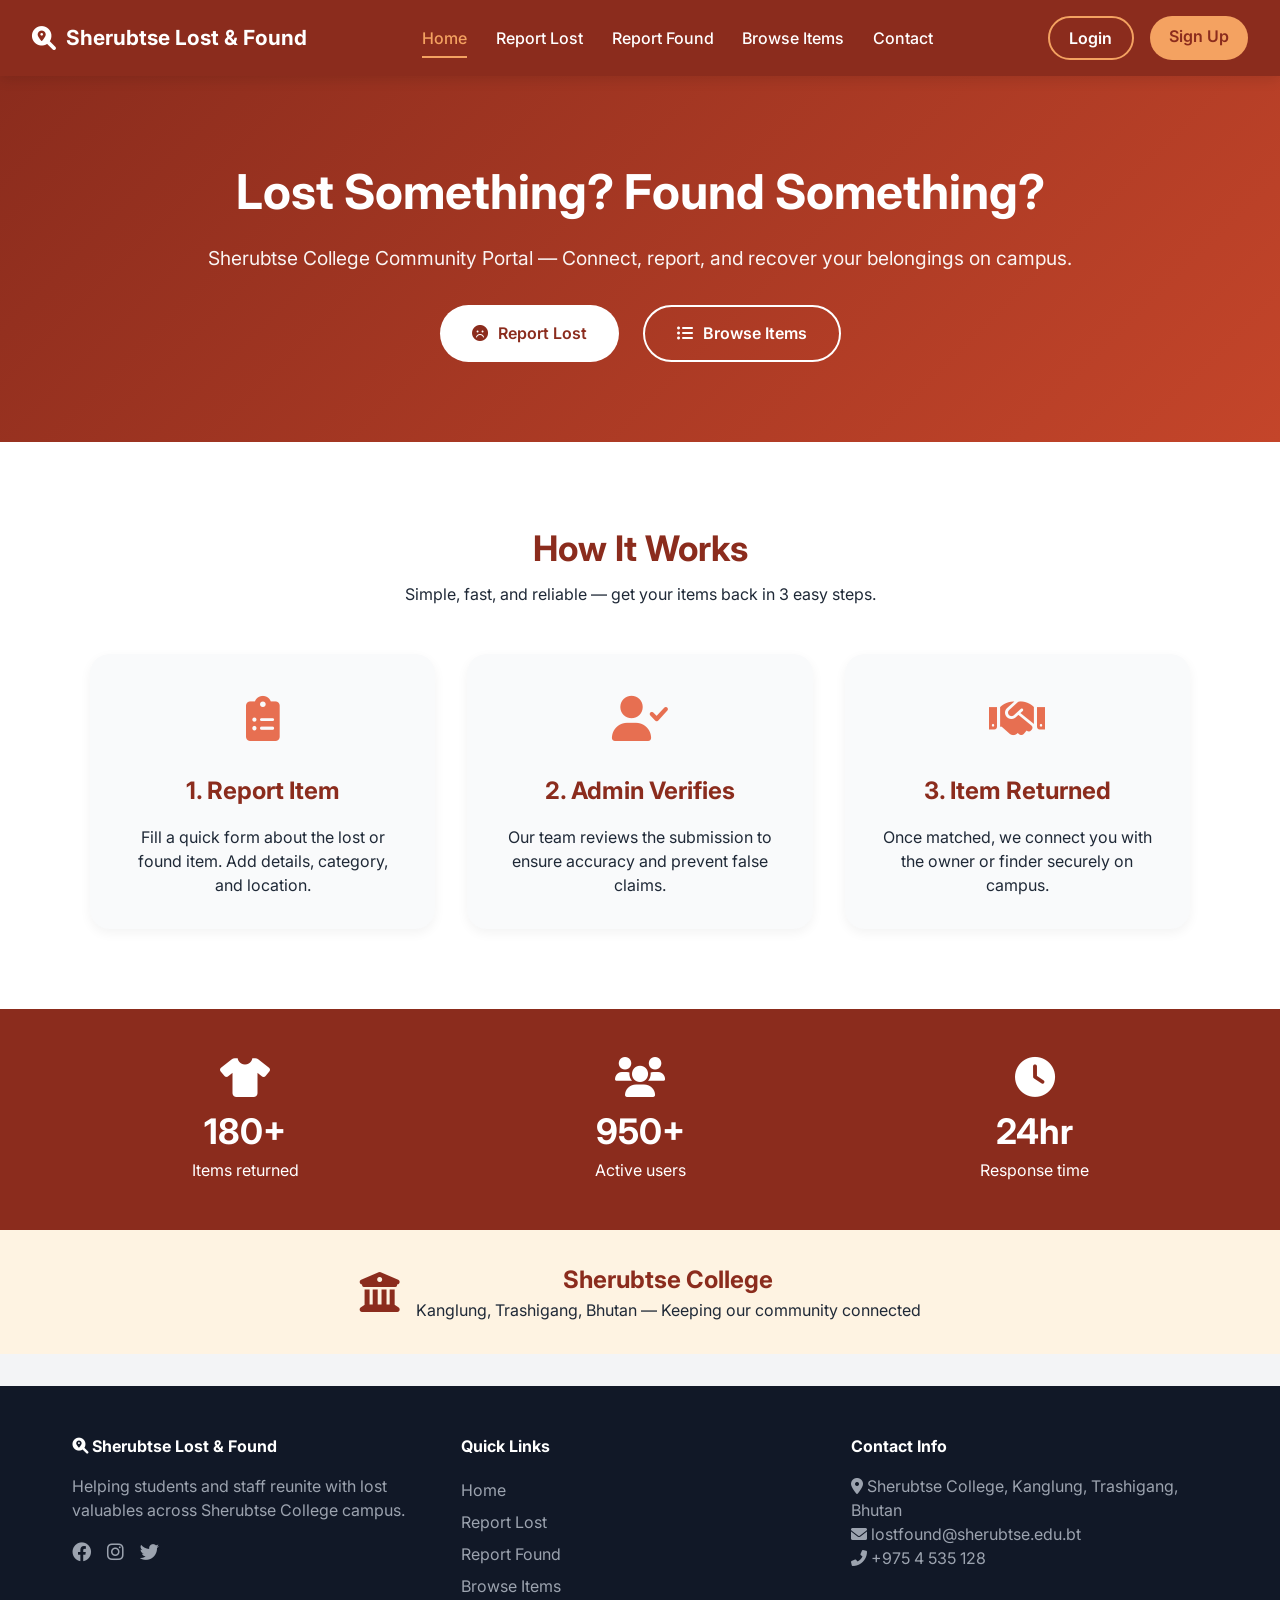
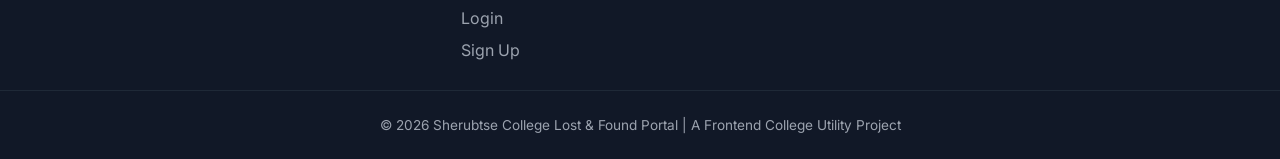
<file: index.html>
<!DOCTYPE html>
<html lang="en">
<head>
    <meta charset="UTF-8">
    <meta name="viewport" content="width=device-width, initial-scale=1.0, viewport-fit=cover">
    <title>Sherubtse College | Lost & Found Portal</title>
    <link rel="stylesheet" href="style.css">
    <link href="https://fonts.googleapis.com/css2?family=Inter:opsz,wght@14..32,300;14..32,400;14..32,500;14..32,600;14..32,700&display=swap" rel="stylesheet">
    <link rel="stylesheet" href="https://cdnjs.cloudflare.com/ajax/libs/font-awesome/6.0.0-beta3/css/all.min.css">
</head>
<body>
    <header>
        <nav class="navbar">
            <div class="nav-container">
                <div class="logo">
                    <i class="fas fa-search-location"></i>
                    <span>Sherubtse Lost & Found</span>
                </div>
                <ul class="nav-links">
                    <li><a href="index.html" class="active">Home</a></li>
                    <li><a href="report-lost.html">Report Lost</a></li>
                    <li><a href="report-found.html">Report Found</a></li>
                    <li><a href="browse.html">Browse Items</a></li>
                    <li><a href="contact.html">Contact</a></li>
                </ul>
                <div class="auth-buttons">
                    <a href="login.html" class="btn-login">Login</a>
                    <a href="signup.html" class="btn-signup">Sign Up</a>
                </div>
                <div class="mobile-menu-icon">
                    <i class="fas fa-bars"></i>
                </div>
            </div>
        </nav>
    </header>

    <main>
        <!-- Hero Section -->
        <section class="hero">
            <div class="hero-content">
                <h1>Lost Something? Found Something?</h1>
                <p class="hero-subtitle">Sherubtse College Community Portal — Connect, report, and recover your belongings on campus.</p>
                <div class="hero-buttons">
                    <a href="report-lost.html" class="btn btn-primary"><i class="fas fa-frown"></i> Report Lost</a>
                    <a href="browse.html" class="btn btn-secondary"><i class="fas fa-list-ul"></i> Browse Items</a>
                </div>
            </div>
        </section>

        <!-- How It Works Section -->
        <section class="how-it-works">
            <div class="container">
                <div class="section-header">
                    <h2>How It Works</h2>
                    <p>Simple, fast, and reliable — get your items back in 3 easy steps.</p>
                </div>
                <div class="cards-grid">
                    <div class="info-card">
                        <div class="card-icon"><i class="fas fa-clipboard-list"></i></div>
                        <h3>1. Report Item</h3>
                        <p>Fill a quick form about the lost or found item. Add details, category, and location.</p>
                    </div>
                    <div class="info-card">
                        <div class="card-icon"><i class="fas fa-user-check"></i></div>
                        <h3>2. Admin Verifies</h3>
                        <p>Our team reviews the submission to ensure accuracy and prevent false claims.</p>
                    </div>
                    <div class="info-card">
                        <div class="card-icon"><i class="fas fa-handshake"></i></div>
                        <h3>3. Item Returned</h3>
                        <p>Once matched, we connect you with the owner or finder securely on campus.</p>
                    </div>
                </div>
            </div>
        </section>

        <!-- Quick Stats / Campus Support -->
        <section class="stats-section">
            <div class="container stats-container">
                <div class="stat-item">
                    <i class="fas fa-tshirt"></i>
                    <span class="stat-number">180+</span>
                    <p>Items returned</p>
                </div>
                <div class="stat-item">
                    <i class="fas fa-users"></i>
                    <span class="stat-number">950+</span>
                    <p>Active users</p>
                </div>
                <div class="stat-item">
                    <i class="fas fa-clock"></i>
                    <span class="stat-number">24hr</span>
                    <p>Response time</p>
                </div>
            </div>
        </section>

        <!-- College Info Section -->
        <section class="college-info">
            <div class="container">
                <div class="info-banner">
                    <i class="fas fa-university"></i>
                    <div>
                        <h3>Sherubtse College</h3>
                        <p>Kanglung, Trashigang, Bhutan — Keeping our community connected</p>
                    </div>
                </div>
            </div>
        </section>
    </main>

    <footer>
        <div class="footer-container">
            <div class="footer-col">
                <h4><i class="fas fa-search-location"></i> Sherubtse Lost & Found</h4>
                <p>Helping students and staff reunite with lost valuables across Sherubtse College campus.</p>
                <div class="social-links">
                    <a href="#"><i class="fab fa-facebook"></i></a>
                    <a href="#"><i class="fab fa-instagram"></i></a>
                    <a href="#"><i class="fab fa-twitter"></i></a>
                </div>
            </div>
            <div class="footer-col">
                <h4>Quick Links</h4>
                <ul>
                    <li><a href="index.html">Home</a></li>
                    <li><a href="report-lost.html">Report Lost</a></li>
                    <li><a href="report-found.html">Report Found</a></li>
                    <li><a href="browse.html">Browse Items</a></li>
                    <li><a href="login.html">Login</a></li>
                    <li><a href="signup.html">Sign Up</a></li>
                </ul>
            </div>
            <div class="footer-col">
                <h4>Contact Info</h4>
                <p><i class="fas fa-map-marker-alt"></i> Sherubtse College, Kanglung, Trashigang, Bhutan</p>
                <p><i class="fas fa-envelope"></i> lostfound@sherubtse.edu.bt</p>
                <p><i class="fas fa-phone-alt"></i> +975 4 535 128</p>
            </div>
        </div>
        <div class="footer-bottom">
            <p>&copy; 2026 Sherubtse College Lost & Found Portal | A Frontend College Utility Project</p>
        </div>
    </footer>

    <script>
        const menuIcon = document.querySelector('.mobile-menu-icon');
        const navLinks = document.querySelector('.nav-links');
        if(menuIcon) {
            menuIcon.addEventListener('click', () => {
                navLinks.classList.toggle('show');
            });
        }
    </script>
</body>
</html>
</file>
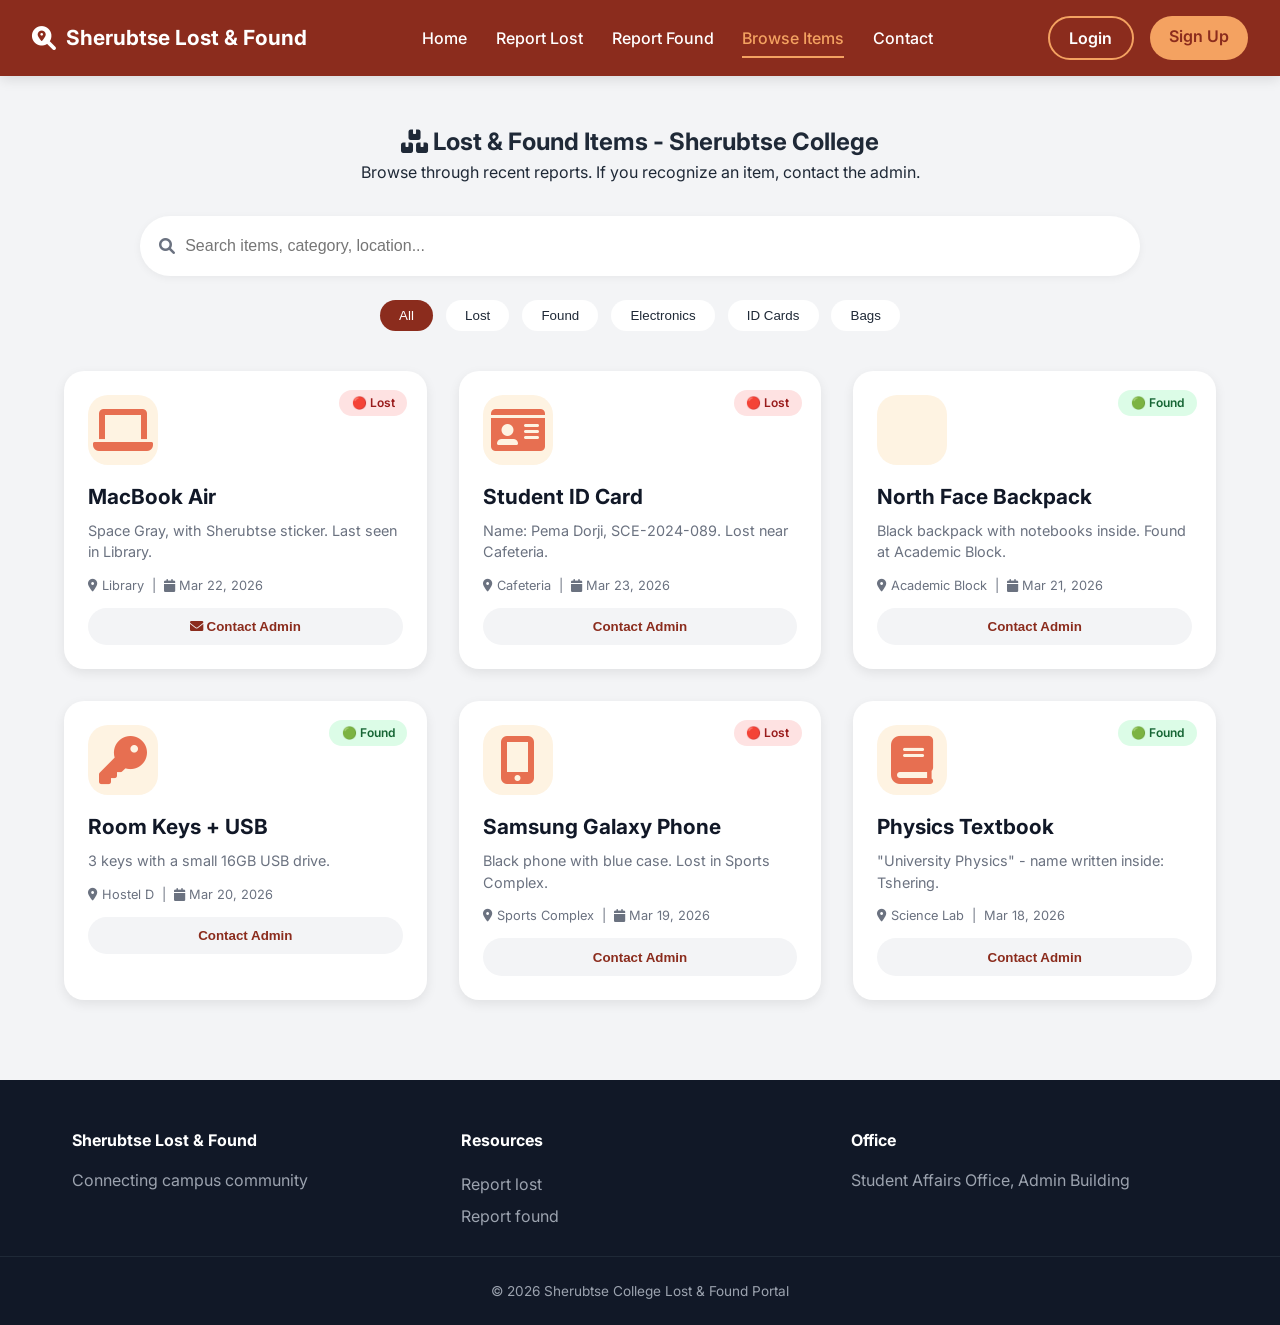
<file: browse.html>
<!DOCTYPE html>
<html lang="en">
<head>
    <meta charset="UTF-8">
    <meta name="viewport" content="width=device-width, initial-scale=1.0">
    <title>Sherubtse | Browse Lost & Found Items</title>
    <link rel="stylesheet" href="style.css">
    <link href="https://fonts.googleapis.com/css2?family=Inter:opsz,wght@14..32,300;14..32,400;14..32,500;14..32,600;14..32,700&display=swap" rel="stylesheet">
    <link rel="stylesheet" href="https://cdnjs.cloudflare.com/ajax/libs/font-awesome/6.0.0-beta3/css/all.min.css">
</head>
<body>
    <header>
        <nav class="navbar">
            <div class="nav-container"><div class="logo"><i class="fas fa-search-location"></i><span>Sherubtse Lost & Found</span></div>
            <ul class="nav-links"><li><a href="index.html">Home</a></li><li><a href="report-lost.html">Report Lost</a></li><li><a href="report-found.html">Report Found</a></li><li><a href="browse.html" class="active">Browse Items</a></li><li><a href="contact.html">Contact</a></li></ul>
            <div class="auth-buttons"><a href="login.html" class="btn-login">Login</a><a href="signup.html" class="btn-signup">Sign Up</a></div>
            <div class="mobile-menu-icon"><i class="fas fa-bars"></i></div></div>
        </nav>
    </header>

    <main>
        <section class="browse-section">
            <div class="container">
                <div class="browse-header">
                    <h2><i class="fas fa-boxes"></i> Lost & Found Items - Sherubtse College</h2>
                    <p>Browse through recent reports. If you recognize an item, contact the admin.</p>
                </div>

                <div class="search-filter-bar">
                    <div class="search-wrapper"><i class="fas fa-search"></i><input type="text" placeholder="Search items, category, location..."></div>
                    <div class="filter-buttons">
                        <button class="filter-btn active">All</button>
                        <button class="filter-btn">Lost</button>
                        <button class="filter-btn">Found</button>
                        <button class="filter-btn">Electronics</button>
                        <button class="filter-btn">ID Cards</button>
                        <button class="filter-btn">Bags</button>
                    </div>
                </div>

                <div class="items-grid">
                    <div class="item-card">
                        <div class="item-img"><i class="fas fa-laptop"></i></div>
                        <span class="status-badge lost">🔴 Lost</span>
                        <h3>MacBook Air</h3>
                        <p class="item-desc">Space Gray, with Sherubtse sticker. Last seen in Library.</p>
                        <div class="item-meta"><i class="fas fa-map-marker-alt"></i> Library &nbsp;|&nbsp; <i class="fas fa-calendar"></i> Mar 22, 2026</div>
                        <button class="contact-card-btn"><i class="fas fa-envelope"></i> Contact Admin</button>
                    </div>
                    <div class="item-card">
                        <div class="item-img"><i class="fas fa-id-card"></i></div>
                        <span class="status-badge lost">🔴 Lost</span>
                        <h3>Student ID Card</h3>
                        <p class="item-desc">Name: Pema Dorji, SCE-2024-089. Lost near Cafeteria.</p>
                        <div class="item-meta"><i class="fas fa-map-marker-alt"></i> Cafeteria &nbsp;|&nbsp; <i class="fas fa-calendar"></i> Mar 23, 2026</div>
                        <button class="contact-card-btn">Contact Admin</button>
                    </div>
                    <div class="item-card">
                        <div class="item-img"><i class="fas fa-backpack"></i></div>
                        <span class="status-badge found">🟢 Found</span>
                        <h3>North Face Backpack</h3>
                        <p class="item-desc">Black backpack with notebooks inside. Found at Academic Block.</p>
                        <div class="item-meta"><i class="fas fa-map-marker-alt"></i> Academic Block &nbsp;|&nbsp; <i class="fas fa-calendar"></i> Mar 21, 2026</div>
                        <button class="contact-card-btn">Contact Admin</button>
                    </div>
                    <div class="item-card">
                        <div class="item-img"><i class="fas fa-key"></i></div>
                        <span class="status-badge found">🟢 Found</span>
                        <h3>Room Keys + USB</h3>
                        <p class="item-desc">3 keys with a small 16GB USB drive.</p>
                        <div class="item-meta"><i class="fas fa-map-marker-alt"></i> Hostel D &nbsp;|&nbsp; <i class="fas fa-calendar"></i> Mar 20, 2026</div>
                        <button class="contact-card-btn">Contact Admin</button>
                    </div>
                    <div class="item-card">
                        <div class="item-img"><i class="fas fa-mobile-alt"></i></div>
                        <span class="status-badge lost">🔴 Lost</span>
                        <h3>Samsung Galaxy Phone</h3>
                        <p class="item-desc">Black phone with blue case. Lost in Sports Complex.</p>
                        <div class="item-meta"><i class="fas fa-map-marker-alt"></i> Sports Complex &nbsp;|&nbsp; <i class="fas fa-calendar"></i> Mar 19, 2026</div>
                        <button class="contact-card-btn">Contact Admin</button>
                    </div>
                    <div class="item-card">
                        <div class="item-img"><i class="fas fa-book"></i></div>
                        <span class="status-badge found">🟢 Found</span>
                        <h3>Physics Textbook</h3>
                        <p class="item-desc">"University Physics" - name written inside: Tshering.</p>
                        <div class="item-meta"><i class="fas fa-map-marker-alt"></i> Science Lab &nbsp;|&nbsp; Mar 18, 2026</div>
                        <button class="contact-card-btn">Contact Admin</button>
                    </div>
                </div>
            </div>
        </section>
    </main>

    <footer>
        <div class="footer-container"><div class="footer-col"><h4>Sherubtse Lost & Found</h4><p>Connecting campus community</p></div><div class="footer-col"><h4>Resources</h4><ul><li><a href="report-lost.html">Report lost</a></li><li><a href="report-found.html">Report found</a></li></ul></div><div class="footer-col"><h4>Office</h4><p>Student Affairs Office, Admin Building</p></div></div>
        <div class="footer-bottom"><p>&copy; 2026 Sherubtse College Lost & Found Portal</p></div>
    </footer>
    <script>
        const menuIcon = document.querySelector('.mobile-menu-icon');
        const navLinks = document.querySelector('.nav-links');
        if(menuIcon) menuIcon.addEventListener('click', () => navLinks.classList.toggle('show'));
    </script>
</body>
</html>
</file>
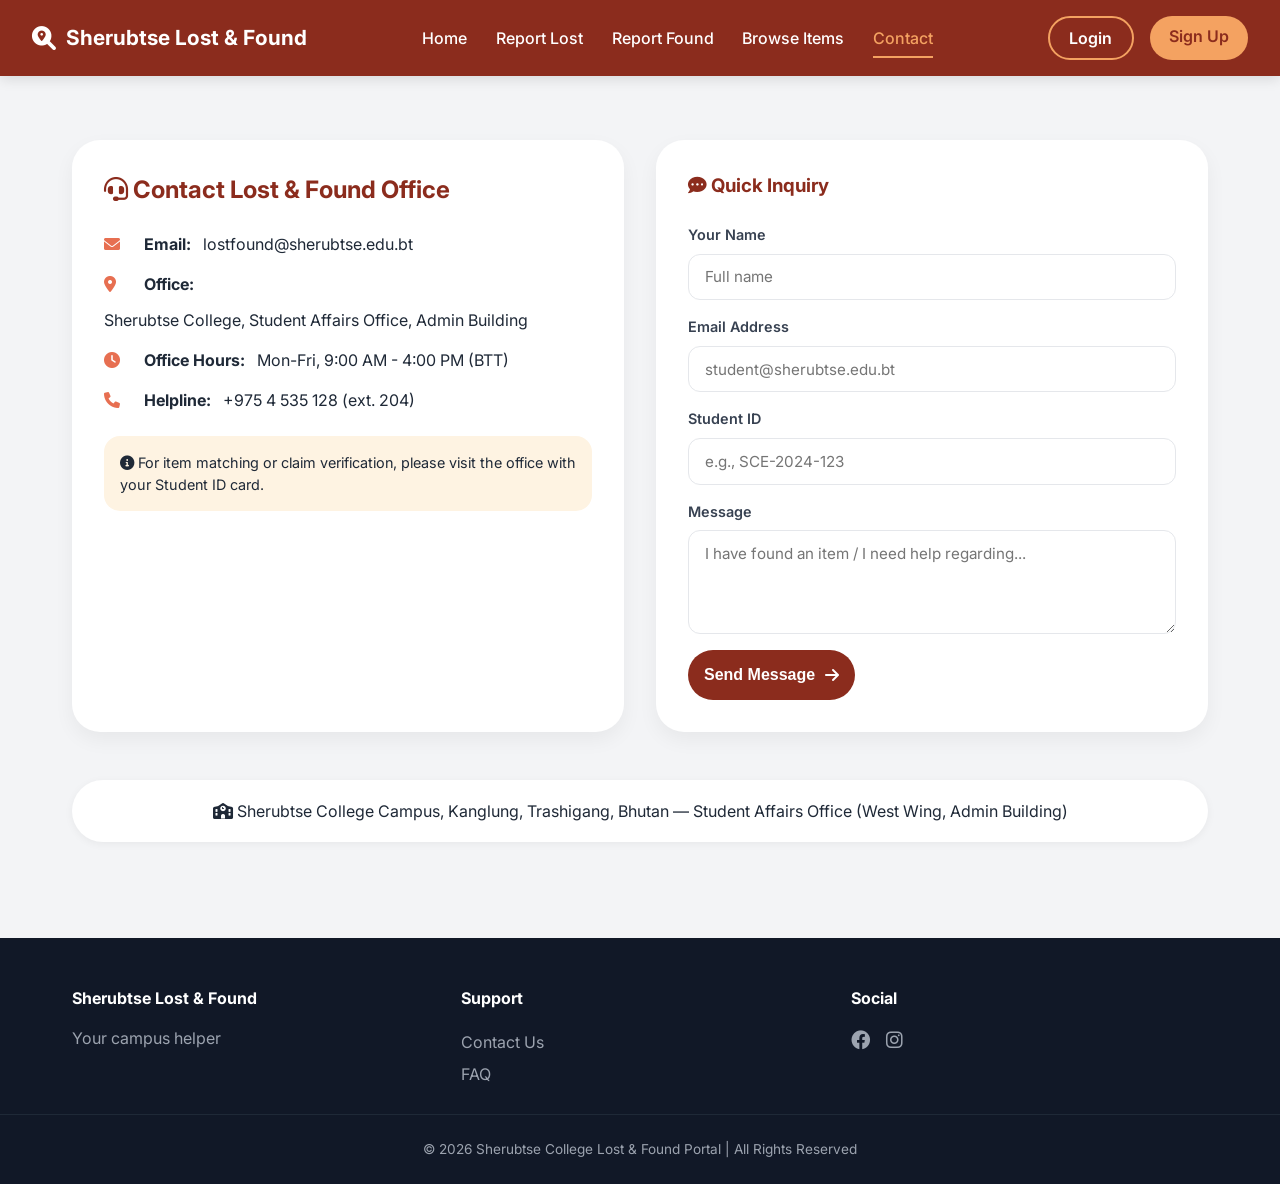
<file: contact.html>
<!DOCTYPE html>
<html lang="en">
<head>
    <meta charset="UTF-8">
    <meta name="viewport" content="width=device-width, initial-scale=1.0">
    <title>Sherubtse | Contact Admin</title>
    <link rel="stylesheet" href="style.css">
    <link href="https://fonts.googleapis.com/css2?family=Inter:opsz,wght@14..32,300;14..32,400;14..32,500;14..32,600;14..32,700&display=swap" rel="stylesheet">
    <link rel="stylesheet" href="https://cdnjs.cloudflare.com/ajax/libs/font-awesome/6.0.0-beta3/css/all.min.css">
</head>
<body>
    <header>
        <nav class="navbar">
            <div class="nav-container"><div class="logo"><i class="fas fa-search-location"></i><span>Sherubtse Lost & Found</span></div>
            <ul class="nav-links"><li><a href="index.html">Home</a></li><li><a href="report-lost.html">Report Lost</a></li><li><a href="report-found.html">Report Found</a></li><li><a href="browse.html">Browse Items</a></li><li><a href="contact.html" class="active">Contact</a></li></ul>
            <div class="auth-buttons"><a href="login.html" class="btn-login">Login</a><a href="signup.html" class="btn-signup">Sign Up</a></div>
            <div class="mobile-menu-icon"><i class="fas fa-bars"></i></div></div>
        </nav>
    </header>

    <main>
        <section class="contact-page">
            <div class="contact-container">
                <div class="contact-info-box">
                    <h2><i class="fas fa-headset"></i> Contact Lost & Found Office</h2>
                    <div class="contact-detail-item"><i class="fas fa-envelope"></i> <strong>Email:</strong> lostfound@sherubtse.edu.bt</div>
                    <div class="contact-detail-item"><i class="fas fa-map-marker-alt"></i> <strong>Office:</strong> Sherubtse College, Student Affairs Office, Admin Building</div>
                    <div class="contact-detail-item"><i class="fas fa-clock"></i> <strong>Office Hours:</strong> Mon-Fri, 9:00 AM - 4:00 PM (BTT)</div>
                    <div class="contact-detail-item"><i class="fas fa-phone"></i> <strong>Helpline:</strong> +975 4 535 128 (ext. 204)</div>
                    <div class="contact-note"><i class="fas fa-info-circle"></i> For item matching or claim verification, please visit the office with your Student ID card.</div>
                </div>

                <div class="contact-form-box">
                    <h3><i class="fas fa-comment-dots"></i> Quick Inquiry</h3>
                    <form class="mini-contact-form">
                        <div class="input-group"><label>Your Name</label><input type="text" placeholder="Full name"></div>
                        <div class="input-group"><label>Email Address</label><input type="email" placeholder="student@sherubtse.edu.bt"></div>
                        <div class="input-group"><label>Student ID</label><input type="text" placeholder="e.g., SCE-2024-123"></div>
                        <div class="input-group"><label>Message</label><textarea rows="4" placeholder="I have found an item / I need help regarding..."></textarea></div>
                        <button type="submit" class="btn-submit">Send Message <i class="fas fa-arrow-right"></i></button>
                    </form>
                </div>
            </div>

            <div class="campus-location">
                <i class="fas fa-school"></i> 
                <span>Sherubtse College Campus, Kanglung, Trashigang, Bhutan — Student Affairs Office (West Wing, Admin Building)</span>
            </div>
        </section>
    </main>

    <footer>
        <div class="footer-container"><div class="footer-col"><h4>Sherubtse Lost & Found</h4><p>Your campus helper</p></div><div class="footer-col"><h4>Support</h4><ul><li><a href="contact.html">Contact Us</a></li><li><a href="#">FAQ</a></li></ul></div><div class="footer-col"><h4>Social</h4><div class="social-links"><a href="#"><i class="fab fa-facebook"></i></a><a href="#"><i class="fab fa-instagram"></i></a></div></div></div>
        <div class="footer-bottom"><p>&copy; 2026 Sherubtse College Lost & Found Portal | All Rights Reserved</p></div>
    </footer>
    <script>
        const menuIcon = document.querySelector('.mobile-menu-icon');
        const navLinks = document.querySelector('.nav-links');
        if(menuIcon) menuIcon.addEventListener('click', () => navLinks.classList.toggle('show'));
    </script>
</body>
</html>
</file>
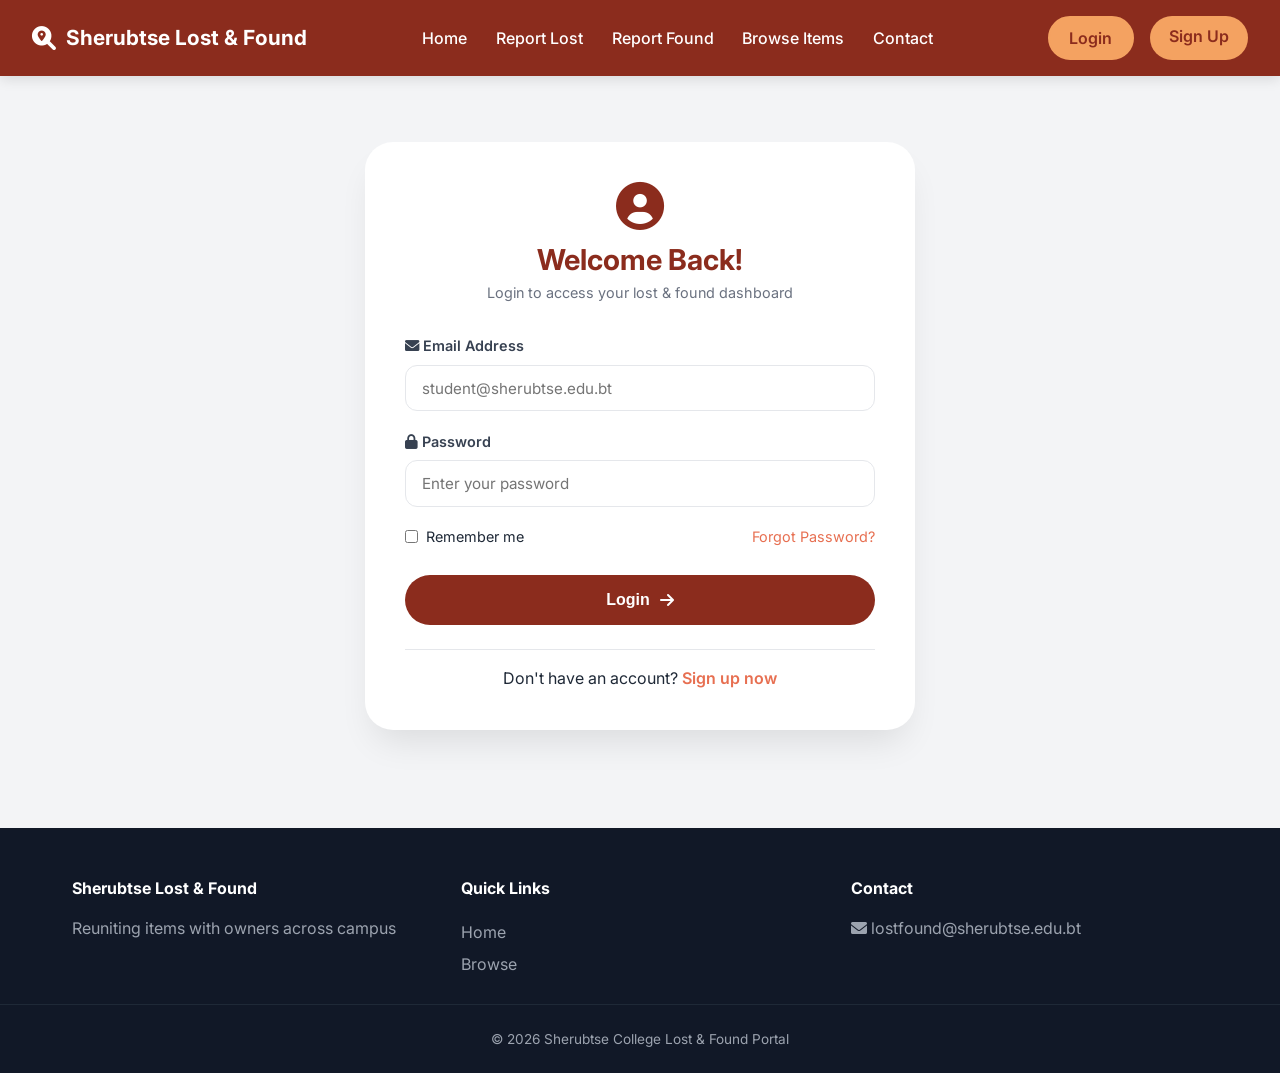
<file: login.html>
<!DOCTYPE html>
<html lang="en">
<head>
    <meta charset="UTF-8">
    <meta name="viewport" content="width=device-width, initial-scale=1.0">
    <title>Sherubtse | Login to Lost & Found</title>
    <link rel="stylesheet" href="style.css">
    <link href="https://fonts.googleapis.com/css2?family=Inter:opsz,wght@14..32,300;14..32,400;14..32,500;14..32,600;14..32,700&display=swap" rel="stylesheet">
    <link rel="stylesheet" href="https://cdnjs.cloudflare.com/ajax/libs/font-awesome/6.0.0-beta3/css/all.min.css">
</head>
<body>
    <header>
        <nav class="navbar">
            <div class="nav-container">
                <div class="logo">
                    <i class="fas fa-search-location"></i>
                    <span>Sherubtse Lost & Found</span>
                </div>
                <ul class="nav-links">
                    <li><a href="index.html">Home</a></li>
                    <li><a href="report-lost.html">Report Lost</a></li>
                    <li><a href="report-found.html">Report Found</a></li>
                    <li><a href="browse.html">Browse Items</a></li>
                    <li><a href="contact.html">Contact</a></li>
                </ul>
                <div class="auth-buttons">
                    <a href="login.html" class="btn-login active">Login</a>
                    <a href="signup.html" class="btn-signup">Sign Up</a>
                </div>
                <div class="mobile-menu-icon">
                    <i class="fas fa-bars"></i>
                </div>
            </div>
        </nav>
    </header>

    <main>
        <section class="auth-page">
            <div class="auth-container">
                <div class="auth-card">
                    <div class="auth-header">
                        <i class="fas fa-user-circle"></i>
                        <h2>Welcome Back!</h2>
                        <p>Login to access your lost & found dashboard</p>
                    </div>
                    
                    <form class="auth-form">
                        <div class="input-group">
                            <label><i class="fas fa-envelope"></i> Email Address</label>
                            <input type="email" placeholder="student@sherubtse.edu.bt" required>
                        </div>
                        
                        <div class="input-group">
                            <label><i class="fas fa-lock"></i> Password</label>
                            <input type="password" placeholder="Enter your password" required>
                        </div>
                        
                        <div class="form-options">
                            <label class="checkbox-label">
                                <input type="checkbox"> Remember me
                            </label>
                            <a href="#" class="forgot-link">Forgot Password?</a>
                        </div>
                        
                        <button type="submit" class="btn-submit">Login <i class="fas fa-arrow-right"></i></button>
                    </form>
                    
                    <div class="auth-footer">
                        <p>Don't have an account? <a href="signup.html">Sign up now</a></p>
                    </div>
                    
                    <!-- <div class="demo-note">
                        <i class="fas fa-info-circle"></i>
                        <small>Demo: student@sherubtse.edu.bt / password: 123456</small>
                    </div> -->
                </div>
            </div>
        </section>
    </main>

    <footer>
        <div class="footer-container">
            <div class="footer-col"><h4>Sherubtse Lost & Found</h4><p>Reuniting items with owners across campus</p></div>
            <div class="footer-col"><h4>Quick Links</h4><ul><li><a href="index.html">Home</a></li><li><a href="browse.html">Browse</a></li></ul></div>
            <div class="footer-col"><h4>Contact</h4><p><i class="fas fa-envelope"></i> lostfound@sherubtse.edu.bt</p></div>
        </div>
        <div class="footer-bottom"><p>&copy; 2026 Sherubtse College Lost & Found Portal</p></div>
    </footer>

    <script>
        const menuIcon = document.querySelector('.mobile-menu-icon');
        const navLinks = document.querySelector('.nav-links');
        if(menuIcon) menuIcon.addEventListener('click', () => navLinks.classList.toggle('show'));
    </script>
</body>
</html>
</file>
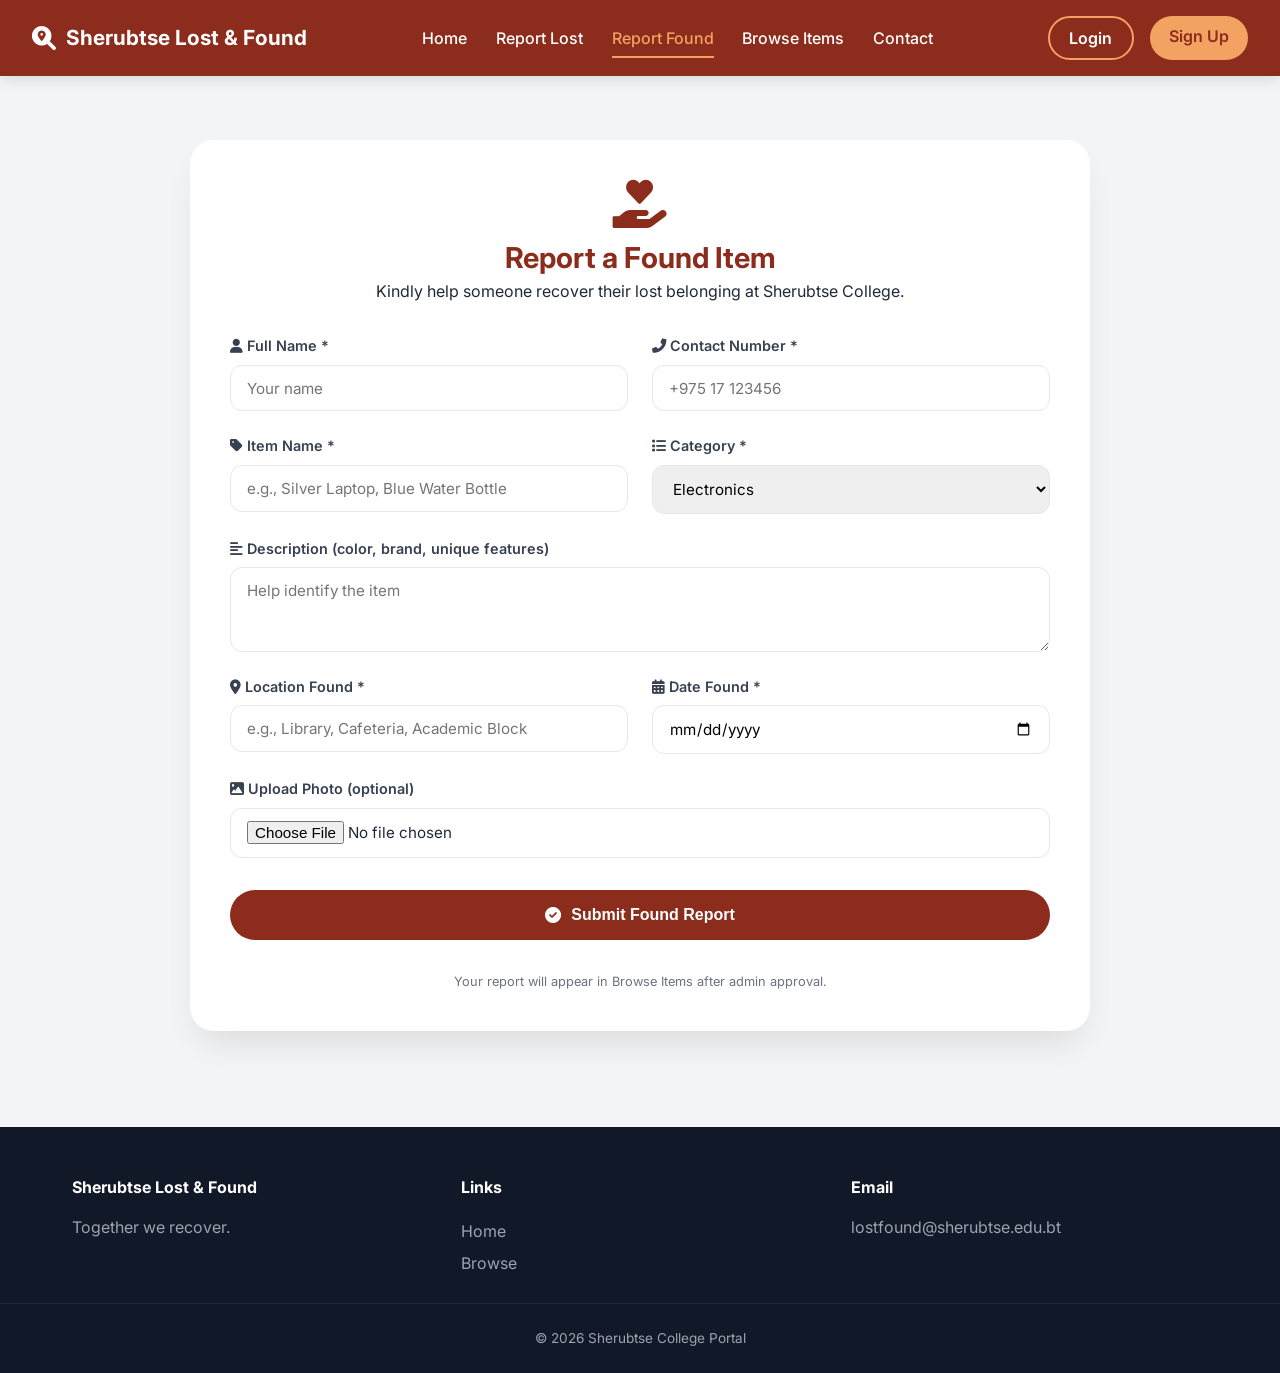
<file: report-found.html>
<!DOCTYPE html>
<html lang="en">
<head>
    <meta charset="UTF-8">
    <meta name="viewport" content="width=device-width, initial-scale=1.0">
    <title>Sherubtse | Report Found Item</title>
    <link rel="stylesheet" href="style.css">
    <link href="https://fonts.googleapis.com/css2?family=Inter:opsz,wght@14..32,300;14..32,400;14..32,500;14..32,600;14..32,700&display=swap" rel="stylesheet">
    <link rel="stylesheet" href="https://cdnjs.cloudflare.com/ajax/libs/font-awesome/6.0.0-beta3/css/all.min.css">
</head>
<body>
    <header>
        <nav class="navbar">
            <div class="nav-container">
                <div class="logo"><i class="fas fa-search-location"></i><span>Sherubtse Lost & Found</span></div>
                <ul class="nav-links">
                    <li><a href="index.html">Home</a></li>
                    <li><a href="report-lost.html">Report Lost</a></li>
                    <li><a href="report-found.html" class="active">Report Found</a></li>
                    <li><a href="browse.html">Browse Items</a></li>
                    <li><a href="contact.html">Contact</a></li>
                </ul>
                <div class="auth-buttons">
                    <a href="login.html" class="btn-login">Login</a>
                    <a href="signup.html" class="btn-signup">Sign Up</a>
                </div>
                <div class="mobile-menu-icon"><i class="fas fa-bars"></i></div>
            </div>
        </nav>
    </header>

    <main>
        <section class="form-page">
            <div class="form-container">
                <div class="form-header">
                    <i class="fas fa-hand-holding-heart"></i>
                    <h2>Report a Found Item</h2>
                    <p>Kindly help someone recover their lost belonging at Sherubtse College.</p>
                </div>
                <form class="report-form">
                    <div class="form-row">
                        <div class="input-group"><label><i class="fas fa-user"></i> Full Name *</label><input type="text" placeholder="Your name" required></div>
                        <div class="input-group"><label><i class="fas fa-phone-alt"></i> Contact Number *</label><input type="tel" placeholder="+975 17 123456" required></div>
                    </div>
                    <div class="form-row">
                        <div class="input-group"><label><i class="fas fa-tag"></i> Item Name *</label><input type="text" placeholder="e.g., Silver Laptop, Blue Water Bottle" required></div>
                        <div class="input-group"><label><i class="fas fa-list"></i> Category *</label><select><option>Electronics</option><option>ID Cards</option><option>Bags</option><option>Books</option><option>Keys</option><option>Clothing</option><option>Sports Equipment</option><option>Other</option></select></div>
                    </div>
                    <div class="input-group full-width"><label><i class="fas fa-align-left"></i> Description (color, brand, unique features)</label><textarea rows="3" placeholder="Help identify the item"></textarea></div>
                    <div class="form-row">
                        <div class="input-group"><label><i class="fas fa-map-marker-alt"></i> Location Found *</label><input type="text" placeholder="e.g., Library, Cafeteria, Academic Block" required></div>
                        <div class="input-group"><label><i class="fas fa-calendar-alt"></i> Date Found *</label><input type="date" required></div>
                    </div>
                    <div class="input-group full-width"><label><i class="fas fa-image"></i> Upload Photo (optional)</label><input type="file" accept="image/*"></div>
                    <button type="submit" class="btn-submit"><i class="fas fa-check-circle"></i> Submit Found Report</button>
                    <p class="form-note">Your report will appear in Browse Items after admin approval.</p>
                </form>
            </div>
        </section>
    </main>

    <footer>
        <div class="footer-container"><div class="footer-col"><h4>Sherubtse Lost & Found</h4><p>Together we recover.</p></div><div class="footer-col"><h4>Links</h4><ul><li><a href="index.html">Home</a></li><li><a href="browse.html">Browse</a></li></ul></div><div class="footer-col"><h4>Email</h4><p>lostfound@sherubtse.edu.bt</p></div></div>
        <div class="footer-bottom"><p>&copy; 2026 Sherubtse College Portal</p></div>
    </footer>
    <script>
        const menuIcon = document.querySelector('.mobile-menu-icon');
        const navLinks = document.querySelector('.nav-links');
        if(menuIcon) menuIcon.addEventListener('click', () => navLinks.classList.toggle('show'));
    </script>
</body>
</html>
</file>
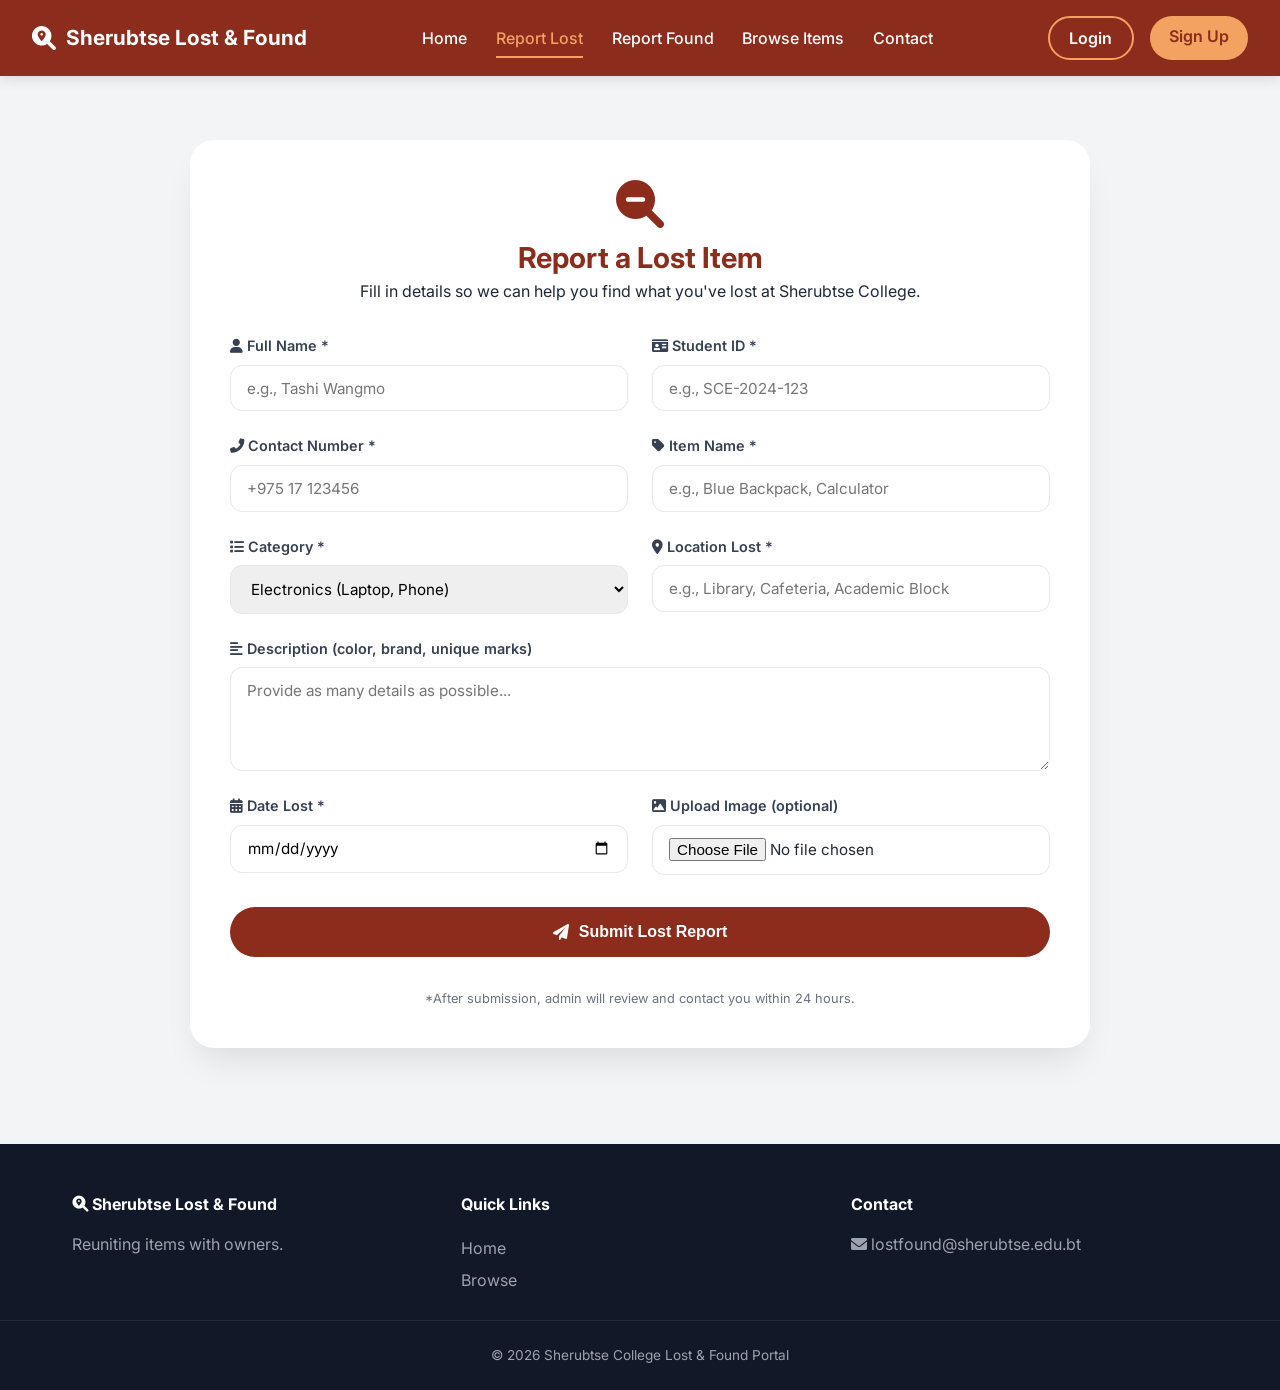
<file: report-lost.html>
<!DOCTYPE html>
<html lang="en">
<head>
    <meta charset="UTF-8">
    <meta name="viewport" content="width=device-width, initial-scale=1.0">
    <title>Sherubtse | Report Lost Item</title>
    <link rel="stylesheet" href="style.css">
    <link href="https://fonts.googleapis.com/css2?family=Inter:opsz,wght@14..32,300;14..32,400;14..32,500;14..32,600;14..32,700&display=swap" rel="stylesheet">
    <link rel="stylesheet" href="https://cdnjs.cloudflare.com/ajax/libs/font-awesome/6.0.0-beta3/css/all.min.css">
</head>
<body>
    <header>
        <nav class="navbar">
            <div class="nav-container">
                <div class="logo"><i class="fas fa-search-location"></i><span>Sherubtse Lost & Found</span></div>
                <ul class="nav-links">
                    <li><a href="index.html">Home</a></li>
                    <li><a href="report-lost.html" class="active">Report Lost</a></li>
                    <li><a href="report-found.html">Report Found</a></li>
                    <li><a href="browse.html">Browse Items</a></li>
                    <li><a href="contact.html">Contact</a></li>
                </ul>
                <div class="auth-buttons">
                    <a href="login.html" class="btn-login">Login</a>
                    <a href="signup.html" class="btn-signup">Sign Up</a>
                </div>
                <div class="mobile-menu-icon"><i class="fas fa-bars"></i></div>
            </div>
        </nav>
    </header>

    <main>
        <section class="form-page">
            <div class="form-container">
                <div class="form-header">
                    <i class="fas fa-search-minus"></i>
                    <h2>Report a Lost Item</h2>
                    <p>Fill in details so we can help you find what you've lost at Sherubtse College.</p>
                </div>
                <form class="report-form">
                    <div class="form-row">
                        <div class="input-group">
                            <label><i class="fas fa-user"></i> Full Name *</label>
                            <input type="text" placeholder="e.g., Tashi Wangmo" required>
                        </div>
                        <div class="input-group">
                            <label><i class="fas fa-id-card"></i> Student ID *</label>
                            <input type="text" placeholder="e.g., SCE-2024-123" required>
                        </div>
                    </div>
                    <div class="form-row">
                        <div class="input-group">
                            <label><i class="fas fa-phone-alt"></i> Contact Number *</label>
                            <input type="tel" placeholder="+975 17 123456" required>
                        </div>
                        <div class="input-group">
                            <label><i class="fas fa-tag"></i> Item Name *</label>
                            <input type="text" placeholder="e.g., Blue Backpack, Calculator" required>
                        </div>
                    </div>
                    <div class="form-row">
                        <div class="input-group">
                            <label><i class="fas fa-list"></i> Category *</label>
                            <select>
                                <option>Electronics (Laptop, Phone)</option>
                                <option>ID Cards / Wallet</option>
                                <option>Bags & Backpacks</option>
                                <option>Books & Notebooks</option>
                                <option>Keys & Accessories</option>
                                <option>Clothing</option>
                                <option>Sports Equipment</option>
                                <option>Other</option>
                            </select>
                        </div>
                        <div class="input-group">
                            <label><i class="fas fa-map-marker-alt"></i> Location Lost *</label>
                            <input type="text" placeholder="e.g., Library, Cafeteria, Academic Block" required>
                        </div>
                    </div>
                    <div class="input-group full-width">
                        <label><i class="fas fa-align-left"></i> Description (color, brand, unique marks)</label>
                        <textarea rows="4" placeholder="Provide as many details as possible..."></textarea>
                    </div>
                    <div class="form-row">
                        <div class="input-group">
                            <label><i class="fas fa-calendar-alt"></i> Date Lost *</label>
                            <input type="date" required>
                        </div>
                        <div class="input-group">
                            <label><i class="fas fa-image"></i> Upload Image (optional)</label>
                            <input type="file" accept="image/*">
                        </div>
                    </div>
                    <button type="submit" class="btn-submit"><i class="fas fa-paper-plane"></i> Submit Lost Report</button>
                    <p class="form-note">*After submission, admin will review and contact you within 24 hours.</p>
                </form>
            </div>
        </section>
    </main>

    <footer>
        <div class="footer-container">
            <div class="footer-col"><h4><i class="fas fa-search-location"></i> Sherubtse Lost & Found</h4><p>Reuniting items with owners.</p></div>
            <div class="footer-col"><h4>Quick Links</h4><ul><li><a href="index.html">Home</a></li><li><a href="browse.html">Browse</a></li></ul></div>
            <div class="footer-col"><h4>Contact</h4><p><i class="fas fa-envelope"></i> lostfound@sherubtse.edu.bt</p></div>
        </div>
        <div class="footer-bottom"><p>&copy; 2026 Sherubtse College Lost & Found Portal</p></div>
    </footer>
    <script>
        const menuIcon = document.querySelector('.mobile-menu-icon');
        const navLinks = document.querySelector('.nav-links');
        if(menuIcon) menuIcon.addEventListener('click', () => navLinks.classList.toggle('show'));
    </script>
</body>
</html>
</file>
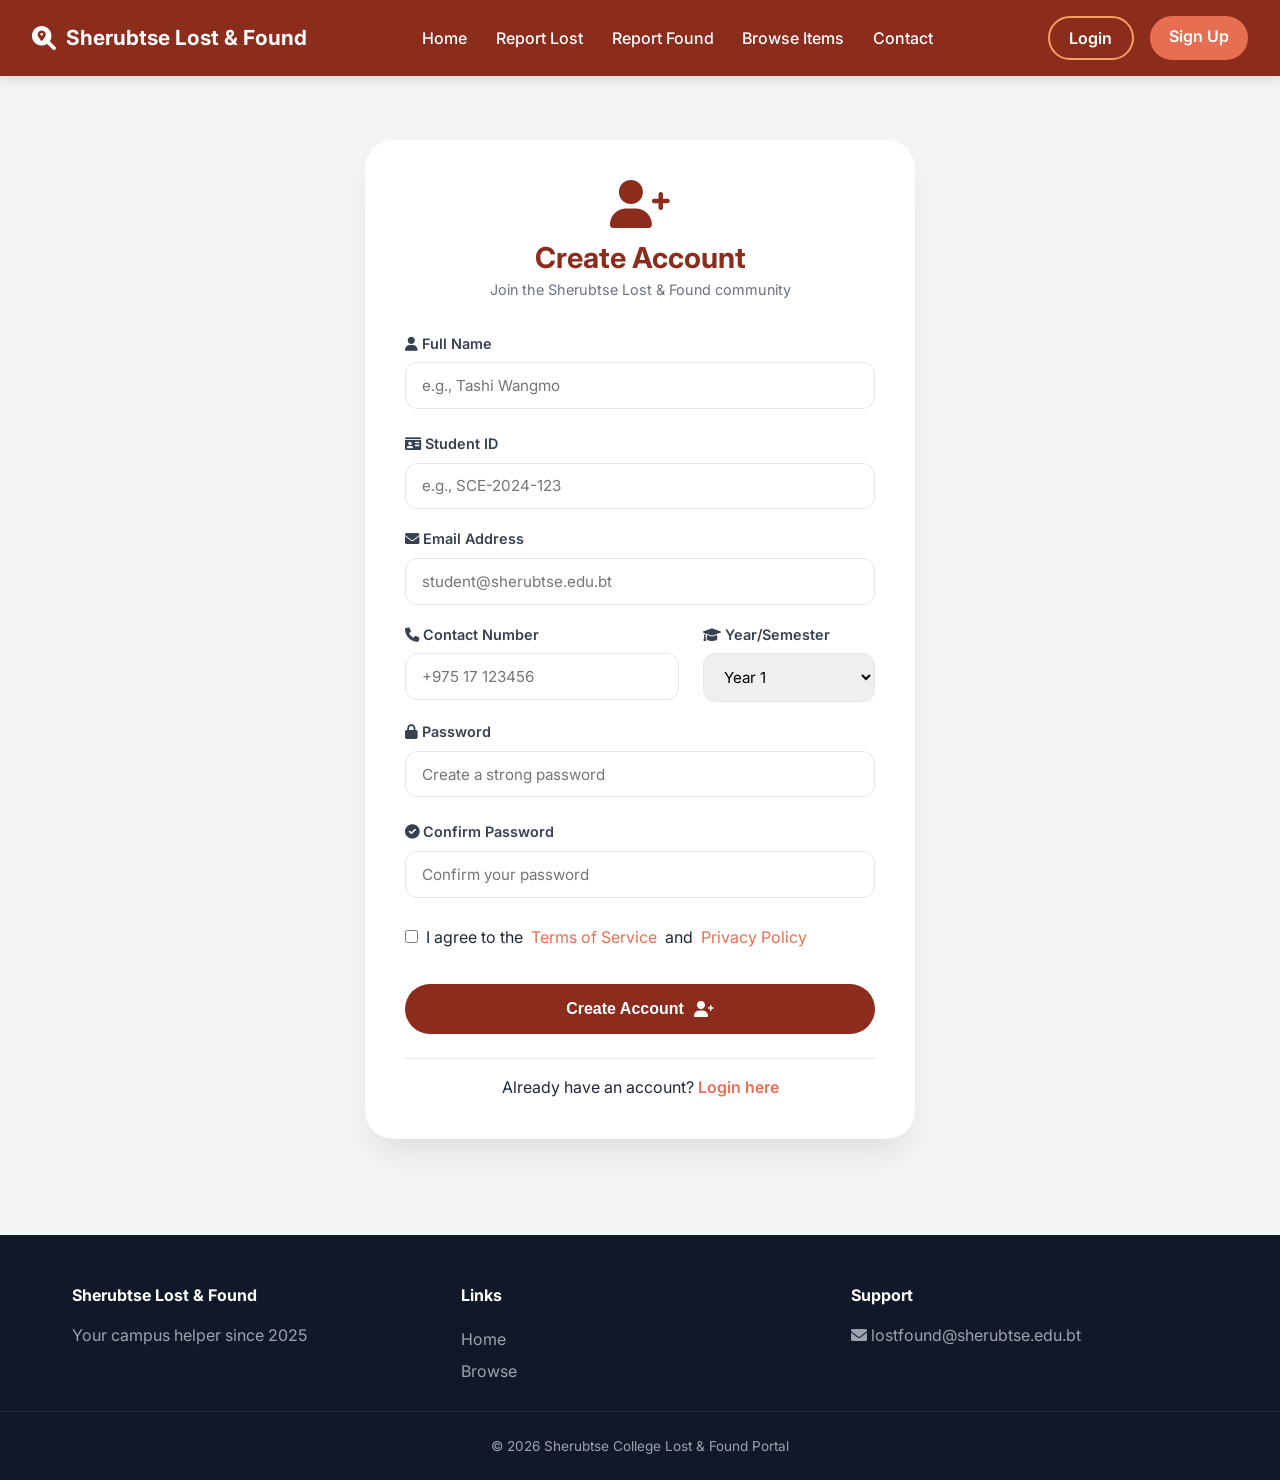
<file: signup.html>
<!DOCTYPE html>
<html lang="en">
<head>
    <meta charset="UTF-8">
    <meta name="viewport" content="width=device-width, initial-scale=1.0">
    <title>Sherubtse | Create Account</title>
    <link rel="stylesheet" href="style.css">
    <link href="https://fonts.googleapis.com/css2?family=Inter:opsz,wght@14..32,300;14..32,400;14..32,500;14..32,600;14..32,700&display=swap" rel="stylesheet">
    <link rel="stylesheet" href="https://cdnjs.cloudflare.com/ajax/libs/font-awesome/6.0.0-beta3/css/all.min.css">
</head>
<body>
    <header>
        <nav class="navbar">
            <div class="nav-container">
                <div class="logo">
                    <i class="fas fa-search-location"></i>
                    <span>Sherubtse Lost & Found</span>
                </div>
                <ul class="nav-links">
                    <li><a href="index.html">Home</a></li>
                    <li><a href="report-lost.html">Report Lost</a></li>
                    <li><a href="report-found.html">Report Found</a></li>
                    <li><a href="browse.html">Browse Items</a></li>
                    <li><a href="contact.html">Contact</a></li>
                </ul>
                <div class="auth-buttons">
                    <a href="login.html" class="btn-login">Login</a>
                    <a href="signup.html" class="btn-signup active">Sign Up</a>
                </div>
                <div class="mobile-menu-icon">
                    <i class="fas fa-bars"></i>
                </div>
            </div>
        </nav>
    </header>

    <main>
        <section class="auth-page">
            <div class="auth-container">
                <div class="auth-card">
                    <div class="auth-header">
                        <i class="fas fa-user-plus"></i>
                        <h2>Create Account</h2>
                        <p>Join the Sherubtse Lost & Found community</p>
                    </div>
                    
                    <form class="auth-form">
                        <div class="form-row">
                            <div class="input-group">
                                <label><i class="fas fa-user"></i> Full Name</label>
                                <input type="text" placeholder="e.g., Tashi Wangmo" required>
                            </div>
                            <div class="input-group">
                                <label><i class="fas fa-id-card"></i> Student ID</label>
                                <input type="text" placeholder="e.g., SCE-2024-123" required>
                            </div>
                        </div>
                        
                        <div class="input-group">
                            <label><i class="fas fa-envelope"></i> Email Address</label>
                            <input type="email" placeholder="student@sherubtse.edu.bt" required>
                        </div>
                        
                        <div class="form-row">
                            <div class="input-group">
                                <label><i class="fas fa-phone"></i> Contact Number</label>
                                <input type="tel" placeholder="+975 17 123456" required>
                            </div>
                            <div class="input-group">
                                <label><i class="fas fa-graduation-cap"></i> Year/Semester</label>
                                <select>
                                    <option>Year 1</option>
                                    <option>Year 2</option>
                                    <option>Year 3</option>
                                    <option>Year 4</option>
                                    <option>Staff/Faculty</option>
                                </select>
                            </div>
                        </div>
                        
                        <div class="form-row">
                            <div class="input-group">
                                <label><i class="fas fa-lock"></i> Password</label>
                                <input type="password" placeholder="Create a strong password" required>
                            </div>
                            <div class="input-group">
                                <label><i class="fas fa-check-circle"></i> Confirm Password</label>
                                <input type="password" placeholder="Confirm your password" required>
                            </div>
                        </div>
                        
                        <div class="terms">
                            <label class="checkbox-label">
                                <input type="checkbox" required> I agree to the <a href="#">Terms of Service</a> and <a href="#">Privacy Policy</a>
                            </label>
                        </div>
                        
                        <button type="submit" class="btn-submit">Create Account <i class="fas fa-user-plus"></i></button>
                    </form>
                    
                    <div class="auth-footer">
                        <p>Already have an account? <a href="login.html">Login here</a></p>
                    </div>
                </div>
            </div>
        </section>
    </main>

    <footer>
        <div class="footer-container">
            <div class="footer-col"><h4>Sherubtse Lost & Found</h4><p>Your campus helper since 2025</p></div>
            <div class="footer-col"><h4>Links</h4><ul><li><a href="index.html">Home</a></li><li><a href="browse.html">Browse</a></li></ul></div>
            <div class="footer-col"><h4>Support</h4><p><i class="fas fa-envelope"></i> lostfound@sherubtse.edu.bt</p></div>
        </div>
        <div class="footer-bottom"><p>&copy; 2026 Sherubtse College Lost & Found Portal</p></div>
    </footer>

    <script>
        const menuIcon = document.querySelector('.mobile-menu-icon');
        const navLinks = document.querySelector('.nav-links');
        if(menuIcon) menuIcon.addEventListener('click', () => navLinks.classList.toggle('show'));
    </script>
</body>
</html>
</file>
<file: style.css>
/* ========== RESET & GLOBAL ========== */
* {
    margin: 0;
    padding: 0;
    box-sizing: border-box;
}

body {
    font-family: 'Inter', 'Arial', sans-serif;
    background-color: #F3F4F6;
    color: #1F2937;
    line-height: 1.5;
}

.container {
    max-width: 1200px;
    margin: 0 auto;
    padding: 0 24px;
}

/* ========== NAVBAR ========== */
.navbar {
    background: #8B2C1D;
    padding: 1rem 2rem;
    position: sticky;
    top: 0;
    z-index: 1000;
    box-shadow: 0 4px 12px rgba(0,0,0,0.1);
}

.nav-container {
    max-width: 1300px;
    margin: 0 auto;
    display: flex;
    justify-content: space-between;
    align-items: center;
    flex-wrap: wrap;
    gap: 1rem;
}

.logo {
    display: flex;
    align-items: center;
    gap: 10px;
    color: white;
    font-size: 1.3rem;
    font-weight: 700;
}

.logo i {
    font-size: 1.5rem;
}

.nav-links {
    display: flex;
    list-style: none;
    gap: 1.8rem;
}

.nav-links li a {
    color: white;
    text-decoration: none;
    font-weight: 500;
    transition: all 0.3s ease;
    padding: 0.5rem 0;
    border-bottom: 2px solid transparent;
}

.nav-links li a:hover,
.nav-links li a.active {
    border-bottom-color: #F4A261;
    color: #F4A261;
}

/* Auth Buttons */
.auth-buttons {
    display: flex;
    gap: 1rem;
}

.btn-login, .btn-signup {
    padding: 0.5rem 1.2rem;
    border-radius: 30px;
    text-decoration: none;
    font-weight: 600;
    transition: all 0.3s ease;
}

.btn-login {
    background: transparent;
    color: white;
    border: 2px solid #F4A261;
}

.btn-login:hover, .btn-login.active {
    background: #F4A261;
    color: #8B2C1D;
}

.btn-signup {
    background: #F4A261;
    color: #8B2C1D;
}

.btn-signup:hover, .btn-signup.active {
    background: #E76F51;
    color: white;
}

.mobile-menu-icon {
    display: none;
    font-size: 1.8rem;
    color: white;
    cursor: pointer;
}

/* ========== HERO SECTION ========== */
.hero {
    background: linear-gradient(135deg, #8B2C1D 0%, #C4452A 100%);
    color: white;
    padding: 5rem 2rem;
    text-align: center;
}

.hero-content h1 {
    font-size: 3rem;
    margin-bottom: 1rem;
    font-weight: 700;
}

.hero-subtitle {
    font-size: 1.2rem;
    margin-bottom: 2rem;
    opacity: 0.95;
}

.hero-buttons {
    display: flex;
    gap: 1.5rem;
    justify-content: center;
    flex-wrap: wrap;
}

.btn {
    padding: 0.9rem 2rem;
    border-radius: 50px;
    text-decoration: none;
    font-weight: 600;
    transition: all 0.3s ease;
    display: inline-flex;
    align-items: center;
    gap: 10px;
    font-size: 1rem;
}

.btn-primary {
    background: white;
    color: #8B2C1D;
}

.btn-primary:hover {
    background: #F4A261;
    color: white;
    transform: translateY(-2px);
    box-shadow: 0 8px 20px rgba(0,0,0,0.15);
}

.btn-secondary {
    background: transparent;
    color: white;
    border: 2px solid white;
}

.btn-secondary:hover {
    background: white;
    color: #8B2C1D;
    transform: translateY(-2px);
}

/* ========== HOW IT WORKS SECTION ========== */
.how-it-works {
    padding: 5rem 2rem;
    background: white;
}

.section-header {
    text-align: center;
    margin-bottom: 3rem;
}

.section-header h2 {
    font-size: 2.2rem;
    color: #8B2C1D;
    margin-bottom: 0.5rem;
}

.cards-grid {
    display: flex;
    gap: 2rem;
    justify-content: center;
    flex-wrap: wrap;
    max-width: 1100px;
    margin: 0 auto;
}

.info-card {
    background: #F9FAFB;
    padding: 2rem;
    border-radius: 20px;
    text-align: center;
    flex: 1;
    min-width: 250px;
    transition: all 0.3s ease;
    box-shadow: 0 4px 12px rgba(0,0,0,0.05);
}

.info-card:hover {
    transform: translateY(-8px);
    box-shadow: 0 20px 30px -12px rgba(0,0,0,0.15);
}

.card-icon {
    font-size: 2.8rem;
    color: #E76F51;
    margin-bottom: 1.2rem;
}

.info-card h3 {
    font-size: 1.5rem;
    margin-bottom: 1rem;
    color: #8B2C1D;
}

/* ========== STATS ========== */
.stats-section {
    background: #8B2C1D;
    padding: 3rem 2rem;
}

.stats-container {
    display: flex;
    justify-content: space-between;
    flex-wrap: wrap;
    gap: 2rem;
    text-align: center;
}

.stat-item {
    flex: 1;
    color: white;
}

.stat-item i {
    font-size: 2.5rem;
    margin-bottom: 0.5rem;
}

.stat-number {
    font-size: 2.2rem;
    font-weight: 700;
    display: block;
}

/* ========== COLLEGE INFO ========== */
.college-info {
    padding: 2rem 2rem;
    background: #FEF3E2;
}

.info-banner {
    display: flex;
    align-items: center;
    justify-content: center;
    gap: 1rem;
    text-align: center;
    flex-wrap: wrap;
}

.info-banner i {
    font-size: 2.5rem;
    color: #8B2C1D;
}

.info-banner h3 {
    color: #8B2C1D;
    font-size: 1.5rem;
}

/* ========== AUTH PAGES (Login/Signup) ========== */
.auth-page {
    padding: 4rem 2rem;
    background: #F3F4F6;
    min-height: 80vh;
    display: flex;
    align-items: center;
    justify-content: center;
}

.auth-container {
    max-width: 550px;
    width: 100%;
}

.auth-card {
    background: white;
    border-radius: 28px;
    padding: 2.5rem;
    box-shadow: 0 20px 35px -10px rgba(0,0,0,0.1);
}

.auth-header {
    text-align: center;
    margin-bottom: 2rem;
}

.auth-header i {
    font-size: 3rem;
    color: #8B2C1D;
    margin-bottom: 0.5rem;
}

.auth-header h2 {
    font-size: 1.8rem;
    color: #8B2C1D;
}

.auth-header p {
    color: #6B7280;
    font-size: 0.9rem;
}

.auth-form {
    display: flex;
    flex-direction: column;
    gap: 1.2rem;
}

.form-options {
    display: flex;
    justify-content: space-between;
    align-items: center;
    font-size: 0.9rem;
}

.checkbox-label {
    display: flex;
    align-items: center;
    gap: 0.5rem;
    cursor: pointer;
}

.forgot-link {
    color: #E76F51;
    text-decoration: none;
}

.forgot-link:hover {
    text-decoration: underline;
}

.terms {
    margin: 0.5rem 0;
}

.terms a {
    color: #E76F51;
    text-decoration: none;
}

.auth-footer {
    text-align: center;
    margin-top: 1.5rem;
    padding-top: 1rem;
    border-top: 1px solid #E5E7EB;
}

.auth-footer a {
    color: #E76F51;
    text-decoration: none;
    font-weight: 600;
}

.demo-note {
    background: #FEF3E2;
    padding: 0.8rem;
    border-radius: 12px;
    margin-top: 1rem;
    text-align: center;
    font-size: 0.8rem;
}

/* ========== FORM PAGES (Lost & Found) ========== */
.form-page {
    padding: 4rem 2rem;
    background: #F3F4F6;
    min-height: 80vh;
    display: flex;
    align-items: center;
    justify-content: center;
}

.form-container {
    max-width: 900px;
    width: 100%;
    background: white;
    border-radius: 24px;
    padding: 2.5rem;
    box-shadow: 0 20px 35px -10px rgba(0,0,0,0.1);
}

.form-header {
    text-align: center;
    margin-bottom: 2rem;
}

.form-header i {
    font-size: 3rem;
    color: #8B2C1D;
    margin-bottom: 0.5rem;
}

.form-header h2 {
    font-size: 1.8rem;
    color: #8B2C1D;
}

.report-form {
    display: flex;
    flex-direction: column;
    gap: 1.5rem;
}

.form-row {
    display: flex;
    gap: 1.5rem;
    flex-wrap: wrap;
}

.input-group {
    flex: 1;
    display: flex;
    flex-direction: column;
    gap: 0.5rem;
}

.input-group label {
    font-weight: 600;
    color: #374151;
    font-size: 0.9rem;
}

.input-group input,
.input-group select,
.input-group textarea {
    padding: 0.8rem 1rem;
    border: 1px solid #E5E7EB;
    border-radius: 12px;
    font-family: inherit;
    font-size: 0.95rem;
    transition: 0.2s;
}

.input-group input:focus,
.input-group select:focus,
.input-group textarea:focus {
    outline: none;
    border-color: #E76F51;
    box-shadow: 0 0 0 3px rgba(231,111,81,0.2);
}

.full-width {
    width: 100%;
}

.btn-submit {
    background: #8B2C1D;
    color: white;
    border: none;
    padding: 1rem;
    border-radius: 40px;
    font-weight: 700;
    font-size: 1rem;
    cursor: pointer;
    transition: 0.3s;
    display: flex;
    align-items: center;
    justify-content: center;
    gap: 10px;
    margin-top: 0.5rem;
}

.btn-submit:hover {
    background: #E76F51;
    transform: translateY(-2px);
}

.form-note {
    font-size: 0.8rem;
    color: #6B7280;
    text-align: center;
    margin-top: 0.5rem;
}

/* ========== BROWSE PAGE ========== */
.browse-section {
    padding: 3rem 2rem;
    background: #F3F4F6;
}

.browse-header {
    text-align: center;
    margin-bottom: 2rem;
}

.search-filter-bar {
    max-width: 1000px;
    margin: 0 auto 2.5rem auto;
}

.search-wrapper {
    background: white;
    border-radius: 60px;
    padding: 0.5rem 1.2rem;
    display: flex;
    align-items: center;
    gap: 10px;
    box-shadow: 0 2px 8px rgba(0,0,0,0.05);
    margin-bottom: 1.5rem;
}

.search-wrapper i {
    color: #6B7280;
}

.search-wrapper input {
    border: none;
    width: 100%;
    padding: 0.8rem 0;
    font-size: 1rem;
    outline: none;
}

.filter-buttons {
    display: flex;
    flex-wrap: wrap;
    gap: 0.8rem;
    justify-content: center;
}

.filter-btn {
    background: white;
    border: none;
    padding: 0.5rem 1.2rem;
    border-radius: 40px;
    font-weight: 500;
    cursor: pointer;
    transition: 0.2s;
    color: #1F2937;
}

.filter-btn.active,
.filter-btn:hover {
    background: #8B2C1D;
    color: white;
}

.items-grid {
    display: grid;
    grid-template-columns: repeat(auto-fill, minmax(300px, 1fr));
    gap: 2rem;
    max-width: 1300px;
    margin: 0 auto;
}

.item-card {
    background: white;
    border-radius: 20px;
    padding: 1.5rem;
    transition: all 0.3s ease;
    box-shadow: 0 4px 12px rgba(0,0,0,0.08);
    position: relative;
}

.item-card:hover {
    transform: translateY(-5px);
    box-shadow: 0 20px 30px -12px rgba(0,0,0,0.2);
}

.item-img {
    font-size: 3rem;
    color: #E76F51;
    background: #FEF3E2;
    width: 70px;
    height: 70px;
    border-radius: 20px;
    display: flex;
    align-items: center;
    justify-content: center;
    margin-bottom: 1rem;
}

.status-badge {
    position: absolute;
    top: 1.2rem;
    right: 1.2rem;
    padding: 0.25rem 0.8rem;
    border-radius: 40px;
    font-size: 0.75rem;
    font-weight: 600;
}

.status-badge.lost {
    background: #FEE2E2;
    color: #991B1B;
}

.status-badge.found {
    background: #DCFCE7;
    color: #166534;
}

.item-card h3 {
    font-size: 1.3rem;
    margin: 0.5rem 0;
    color: #111827;
}

.item-desc {
    color: #6B7280;
    font-size: 0.9rem;
    margin: 0.5rem 0;
}

.item-meta {
    font-size: 0.8rem;
    color: #6B7280;
    margin: 0.8rem 0;
}

.contact-card-btn {
    background: #F3F4F6;
    border: none;
    width: 100%;
    padding: 0.7rem;
    border-radius: 40px;
    font-weight: 600;
    cursor: pointer;
    transition: 0.2s;
    color: #8B2C1D;
}

.contact-card-btn:hover {
    background: #8B2C1D;
    color: white;
}

/* ========== CONTACT PAGE ========== */
.contact-page {
    padding: 4rem 2rem;
    background: #F3F4F6;
    max-width: 1200px;
    margin: 0 auto;
}

.contact-container {
    display: flex;
    flex-wrap: wrap;
    gap: 2rem;
    margin-bottom: 3rem;
}

.contact-info-box,
.contact-form-box {
    flex: 1;
    background: white;
    border-radius: 28px;
    padding: 2rem;
    box-shadow: 0 8px 20px rgba(0,0,0,0.05);
}

.contact-info-box h2,
.contact-form-box h3 {
    color: #8B2C1D;
    margin-bottom: 1.5rem;
}

.contact-detail-item {
    margin-bottom: 1rem;
    display: flex;
    align-items: center;
    gap: 12px;
    flex-wrap: wrap;
}

.contact-detail-item i {
    width: 28px;
    color: #E76F51;
}

.contact-note {
    background: #FEF3E2;
    padding: 1rem;
    border-radius: 16px;
    margin-top: 1.5rem;
    font-size: 0.9rem;
}

.mini-contact-form .input-group {
    margin-bottom: 1rem;
}

.campus-location {
    text-align: center;
    background: white;
    padding: 1.2rem;
    border-radius: 60px;
    margin-top: 1rem;
    box-shadow: 0 2px 8px rgba(0,0,0,0.05);
}

/* ========== FOOTER ========== */
footer {
    background: #111827;
    color: #9CA3AF;
    margin-top: 2rem;
}

.footer-container {
    max-width: 1200px;
    margin: 0 auto;
    padding: 3rem 2rem 1.5rem;
    display: flex;
    flex-wrap: wrap;
    gap: 2rem;
    justify-content: space-between;
}

.footer-col {
    flex: 1;
    min-width: 180px;
}

.footer-col h4 {
    color: white;
    margin-bottom: 1rem;
}

.footer-col ul {
    list-style: none;
}

.footer-col ul li a {
    color: #9CA3AF;
    text-decoration: none;
    line-height: 2;
}

.footer-col ul li a:hover {
    color: #F4A261;
}

.social-links {
    display: flex;
    gap: 1rem;
    margin-top: 1rem;
}

.social-links a {
    color: #9CA3AF;
    font-size: 1.2rem;
    transition: 0.2s;
}

.social-links a:hover {
    color: #F4A261;
}

.footer-bottom {
    text-align: center;
    padding: 1.5rem;
    border-top: 1px solid #1F2937;
    font-size: 0.85rem;
}

/* ========== RESPONSIVE ========== */
@media (max-width: 768px) {
    .mobile-menu-icon {
        display: block;
    }
    .nav-links {
        display: none;
        width: 100%;
        flex-direction: column;
        text-align: center;
        padding: 1rem 0;
        gap: 1rem;
    }
    .nav-links.show {
        display: flex;
    }
    .auth-buttons {
        display: none;
    }
    .hero-content h1 {
        font-size: 2rem;
    }
    .cards-grid {
        flex-direction: column;
    }
    .form-row {
        flex-direction: column;
    }
    .contact-container {
        flex-direction: column;
    }
    .items-grid {
        grid-template-columns: 1fr;
    }
    .stats-container {
        flex-direction: column;
        align-items: center;
    }
    .auth-card {
        padding: 1.5rem;
    }
}
</file>
